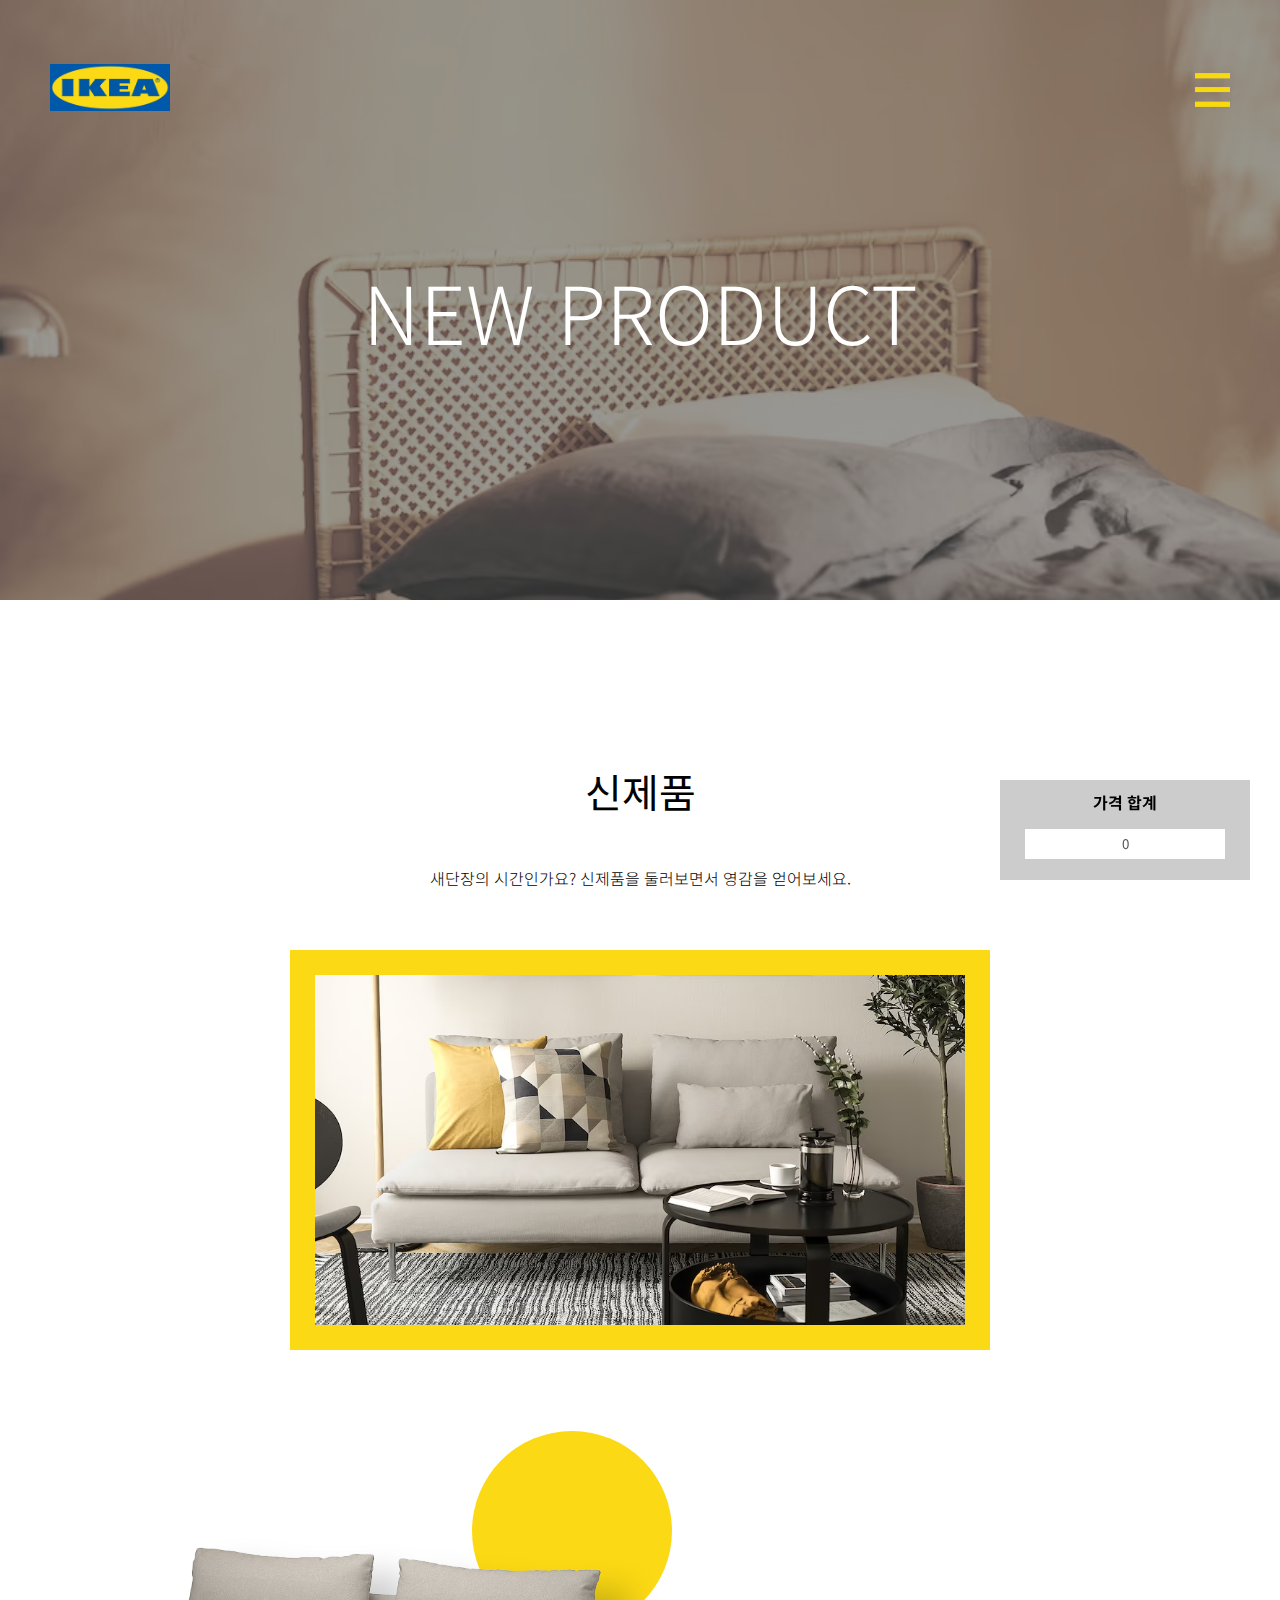
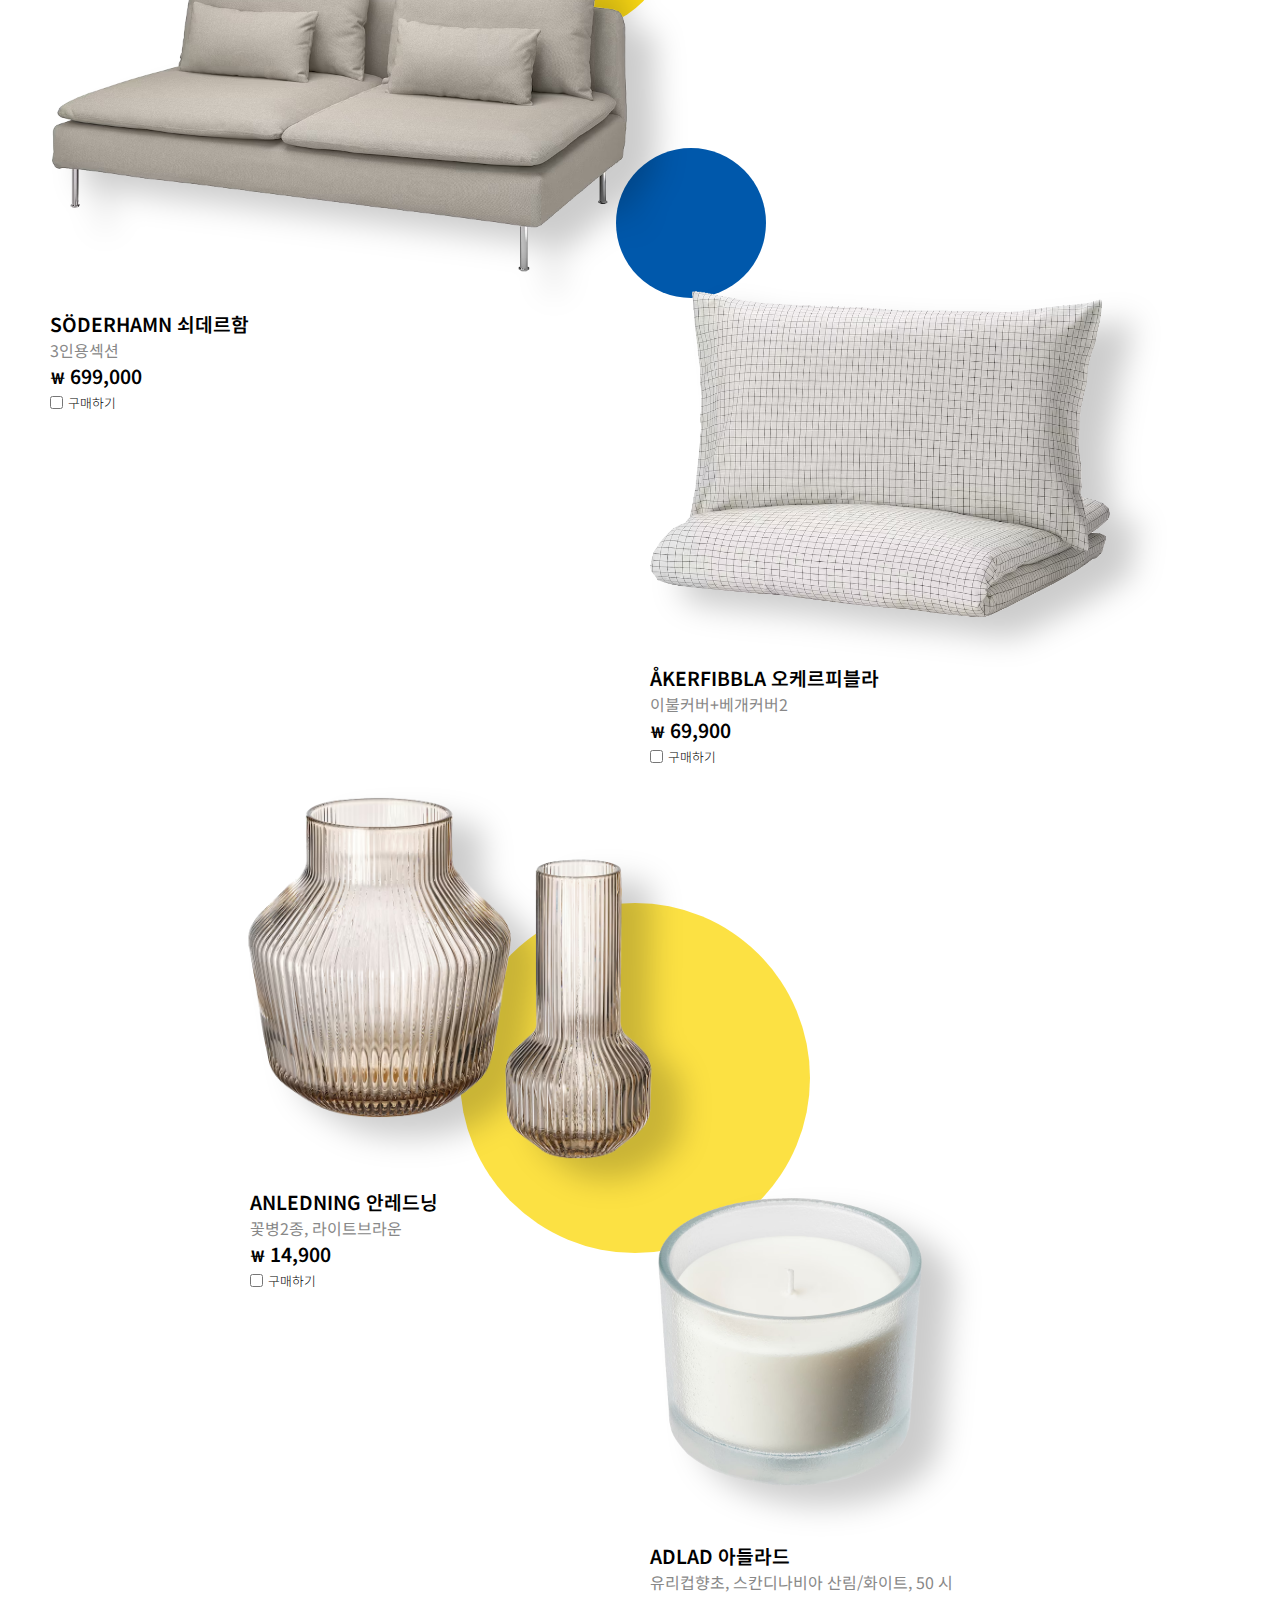
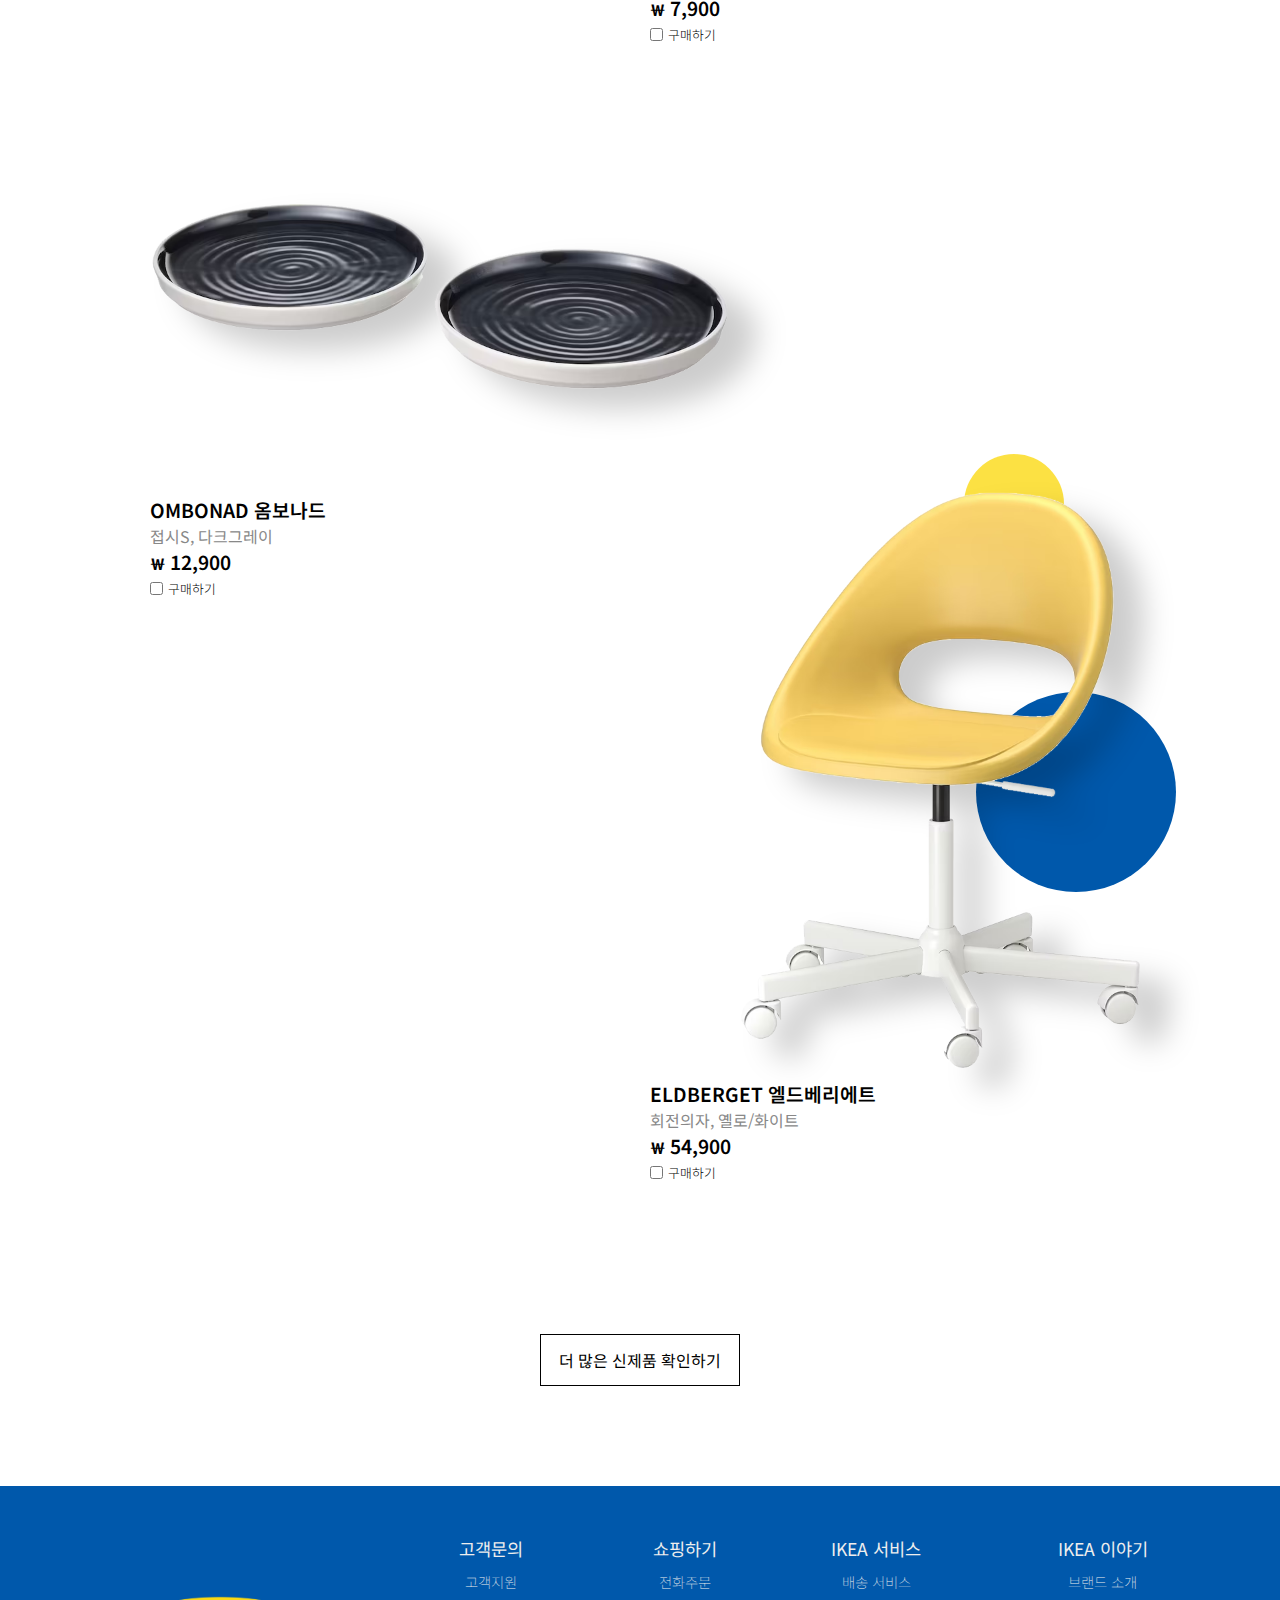
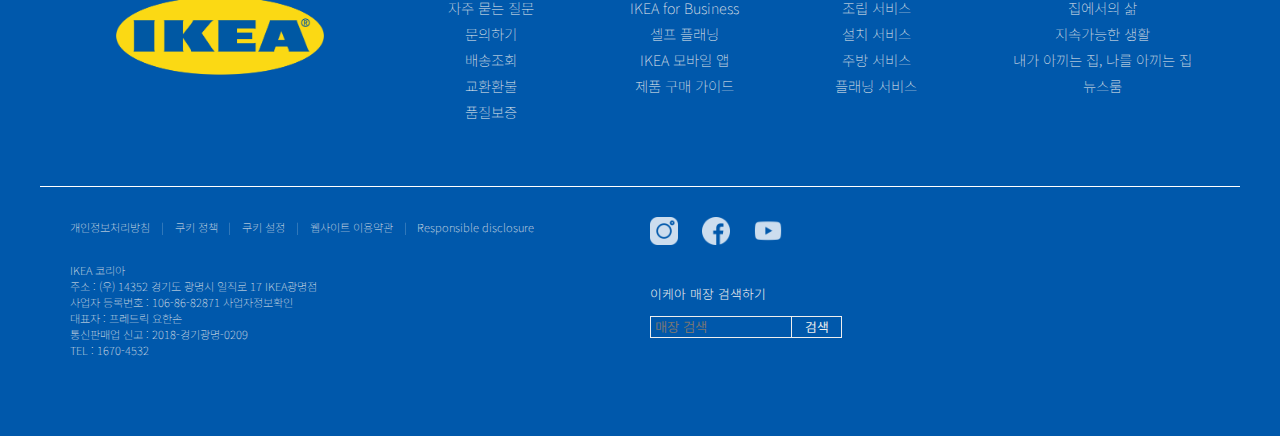
<file: sub.html>
<!DOCTYPE html>
<html lang="ko">
<head>
    <meta charset="UTF-8">
    <meta http-equiv="X-UA-Compatible" content="IE=edge">
    <meta name="viewport" content="width=device-width, initial-scale=1.0">
    <link rel="icon" href="img/logo_tap.png">
    <link rel="stylesheet" href="css/reset.css">
    <link rel="stylesheet" href="css/sub.css">
    <link rel="preconnect" href="https://fonts.googleapis.com">
    <link rel="preconnect" href="https://fonts.gstatic.com" crossorigin>
    <link href="https://fonts.googleapis.com/css2?family=Noto+Sans+KR:wght@100;300;400;500;700;900&display=swap"
        rel="stylesheet">

    <title>IKEA_sub</title>

    <script src="https://code.jquery.com/jquery-3.6.0.min.js"></script>
    <script src="js/sr_hm.js"></script> <!-- 햄버거 메뉴 -->
    <script src="js/sr_three.js"></script> <!-- 계산 -->

</head>

<body>

    <div id="wrap">
        <header>
            <div id="menu">
                <div class="logo" onclick="location.href='index.html'"><img src="img/logo.png" alt="로고이미지"></div>
    
                <img src="img/menu_icon.png" id="hambuger" onclick="openLeftMenu()" alt="햄버거로고">
            </div>
    
            <div id="left_menu" class="overlay">
                <a href="javascript:void(0)" class="closebtn" onclick="closeLeftMenu()">&times;</a>
                <div class="overlay-content">
                    <a href="sub.html">모든 제품</a>
                    <a href="sub.html">온라인 쇼룸</a>
                    <a href="sub.html">할인 중</a>
                    <a href="sub.html">신제품</a>
                    <a href="sub.html">아이디어</a>
                    <a href="sub.html">새로운 소식</a>
                    <a href="sub.html">매장안내</a>
                </div>
            </div>
        </header>

        <div id="value_box">
            <h4>가격 합계</h4>
            <input name="total" id="total" value="0" disabled>
        </div>


    
        <div id="sub_top">
        </div>
        <h2>NEW PRODUCT</h2>

        <div id="sub_content">
            <h1>신제품</h1>
            <p>새단장의 시간인가요? 신제품을 둘러보면서 영감을 얻어보세요.</p>
            <div id="slide_box">
                <img src="img/sub_product_j1.jpg" alt="1" id="slide">
            </div>
            
            <script src="js/sr_four.js"></script> <!-- 랜덤 슬라이드 -->

            <div class="circle"></div>
            <div class="circle2"></div>
            <div class="circle3"></div>
            <div class="circle4"></div>
            <div class="circle5"></div>

            <!-- <script>
                $(function(){
                    $(window).scroll(function(){
                        $(".sub_content_box").each(function(i){
                            var bottom_obj = $(this).offset().top + $(this).outerHeight() / 15;
                            var bottom_win = $(window).scrollTop() + $(window).height();
                            if( bottom_win > bottom_obj) {
                                $(this).animate({"opacity" : "1"}, 800);
                            }
                        });
                    });
                });
            </script> -->

            <div id="sub_content_wrap">
                <div class="sub_content_box">
                    <div class="sub_content_img">
                        <img class="f_img" src="img/sub_product_p1.png" alt="1">
                        <img class="l_img" src="img/sub_product_j1.jpg" alt="1">
                    </div>
                    <div class="sub_content_text">
                        <span>SÖDERHAMN 쇠데르함</span>
                        <span>3인용섹션</span>
                        <span>￦699,000</span>
                        <input type="checkbox" class="check" name="opt1" id="opt1" value="699000" onclick="pdt();"><span>구매하기</span>
                    </div>
                </div>

                <div class="sub_content_box">
                    <div class="sub_content_img">
                        <img class="f_img" src="img/sub_product_p2.png" style="width: 80%;" alt="2">
                        <img class="l_img" src="img/sub_product_j2.jpg" alt="2">
                    </div>
                    <div class="sub_content_text">
                        <span>ÅKERFIBBLA 오케르피블라</span>
                        <span>이불커버+베개커버2</span>
                        <span>￦69,900</span>
                        <input type="checkbox" class="check" name="opt2" id="opt2" value="69900" onclick="pdt();"><span>구매하기</span>
                    </div>
                </div>

                <div class="sub_content_box">
                    <div class="sub_content_img">
                        <img class="f_img" src="img/sub_product_p3.png" style="width: 70%;" alt="3">
                        <img class="l_img" src="img/sub_product_j3.jpg" alt="3">
                    </div>
                    <div class="sub_content_text">
                        <span>ANLEDNING 안레드닝</span>
                        <span>꽃병2종, 라이트브라운</span>
                        <span>￦14,900</span>
                        <input type="checkbox" class="check" name="opt3" id="opt3" value="14900" onclick="pdt();"><span>구매하기</span>
                    </div>
                </div>

                <div class="sub_content_box">
                    <div class="sub_content_img">
                        <img class="f_img" src="img/sub_product_p4.png" style="width: 50%;" alt="4">
                        <img class="l_img" src="img/sub_product_j4.jpg" alt="4">
                    </div>
                    <div class="sub_content_text">
                        <span>ADLAD 아들라드</span>
                        <span>유리컵향초, 스칸디나비아 산림/화이트, 50 시</span>
                        <span>￦7,900</span>
                        <input type="checkbox" class="check" name="opt4" id="opt4" value="7900" onclick="pdt();"><span>구매하기</span>
                    </div>
                </div>

                <div class="sub_content_box">
                    <div class="sub_content_img">
                        <img class="f_img" src="img/sub_product_p5.png" alt="5">
                        <img class="l_img" src="img/sub_product_j5.jpg" alt="5">
                    </div>
                    <div class="sub_content_text">
                        <span>OMBONAD 옴보나드</span>
                        <span>접시S, 다크그레이</span>
                        <span>￦12,900</span>
                        <input type="checkbox" class="check" name="opt5" id="opt5" value="12900" onclick="pdt();"><span>구매하기</span>
                    </div>
                </div>

                <div class="sub_content_box">
                    <div class="sub_content_img">
                        <img class="f_img" src="img/sub_product_p6.png" alt="6">
                        <img class="l_img" src="img/sub_product_j6.jpg" alt="6">
                    </div>
                    <div class="sub_content_text">
                        <span>ELDBERGET 엘드베리에트</span>
                        <span>회전의자, 옐로/화이트</span>
                        <span>￦54,900</span>
                        <input type="checkbox" class="check" name="opt6" id="opt6" value="54900" onclick="pdt();"><span>구매하기</span>
                    </div>
                </div>
            </div>

            <div class="more_button">
                더 많은 신제품 확인하기
            </div>
    
        </div>
    
        <!-- 여기부터 푸터 -->
        <footer>
            <div class="footer_menu">
                <div class="footer_logo"><img src="img/logo.png" alt="1"></div>
                <div class="footer_menu_box">
                    <ul>
                        <li><a href="#">고객문의</a></li>
                        <li><a href="#">고객지원</a></li>
                        <li><a href="#">자주 묻는 질문</a></li>
                        <li><a href="#">문의하기</a></li>
                        <li><a href="#">배송조회</a></li>
                        <li><a href="#">교환환불</a></li>
                        <li><a href="#">품질보증</a></li>
                    </ul>
                    <ul>
                        <li><a href="#">쇼핑하기</a></li>
                        <li><a href="#">전화주문</a></li>
                        <li><a href="#">IKEA for Business</a></li>
                        <li><a href="#">셀프 플래닝</a></li>
                        <li><a href="#">IKEA 모바일 앱</a></li>
                        <li><a href="#">제품 구매 가이드</a></li>
                    </ul>
                    <ul>
                        <li><a href="#">IKEA 서비스</a></li>
                        <li><a href="#">배송 서비스</a></li>
                        <li><a href="#">조립 서비스</a></li>
                        <li><a href="#">설치 서비스</a></li>
                        <li><a href="#">주방 서비스</a></li>
                        <li><a href="#">플래닝 서비스</a></li>
                    </ul>
                    <ul>
                        <li><a href="#">IKEA 이야기</a></li>
                        <li><a href="#">브랜드 소개</a></li>
                        <li><a href="#">집에서의 삶</a></li>
                        <li><a href="#">지속가능한 생활</a></li>
                        <li><a href="#">내가 아끼는 집, 나를 아끼는 집</a></li>
                        <li><a href="#">뉴스룸</a></li>
                    </ul>
                </div>
            </div>
    
            <div class="footer_content">
                <div class="footer_content_left">
                    <ul>
                        <li><a href="#">개인정보처리방침</a></li>
                        <li>|</li>
                        <li><a href="#">쿠키 정책</a></li>
                        <li>|</li>
                        <li><a href="#">쿠키 설정</a></li>
                        <li>|</li>
                        <li><a href="#">웹사이트 이용약관</a></li>
                        <li>|</li>
                        <li><a href="#">Responsible disclosure</a></li>
                    </ul>
                    <p>
                        IKEA 코리아 <br>
                        주소 : (우) 14352 경기도 광명시 일직로 17 IKEA광명점<br>
                        사업자 등록번호 : 106-86-82871 사업자정보확인<br>
                        대표자 : 프레드릭 요한손<br>
                        통신판매업 신고 : 2018-경기광명-0209<br>
                        TEL : 1670-4532
                    </p>
                </div>
                <div class="footer_content_right">
                    <!--사이즈 1200이하가 되는 경우 위로 left위로 올라가도록 flex 설정-->
                    <div class="footer_content_right_top">
                        <a href="https://www.instagram.com/accounts/login/?next=/ikeakr/" target="_blank"><img
                                src="img/instagram.png" alt="인스타그램"></a>
                        <a href="https://www.facebook.com/IKEA.kr/" target="_blank"><img src="img/facebook.png"
                                alt="페이스북"></a>
                        <a href="https://www.youtube.com/channel/UCvt32qJUh606U-W_hr-EF7A" target="_blank"><img
                                src="img/youtube.png" alt="유튜브"></a>
                    </div>
                    <div class="footer_content_right_bottom">
                        <span>이케아 매장 검색하기</span>
                        <form>
                            <input type="search" name="store" placeholder=" 매장 검색">
                            <button type="submit">검색</button>
                        </form>
                    </div>
                </div>
    
    
    
            </div>
        </footer>
    </div>

    
    
</body>
</html>
</file>
<file: css/sub.css>
@charset "utf-8";
@media screen and (max-width:699.9px) {
    #wrap {
        width: 100%;
    }
    
    /*---- 여기부터 메뉴 ----*/
    header #menu {
        position: fixed;
        z-index: 100;
        width: 100%;
        height: 180px;
        display: flex;
        align-items: center;
        justify-content: space-between;
        background-color: transparent;
    }
    
    .logo {
        width: 120px;
        margin: 0 0 0 50px;
        color: white;
        text-align: center;
        cursor: pointer;
    }
    
    .logo img {
        width: 100%;
    }
    
    #top_menu {
        display: none;
    }
    
    #hambuger {
        width: 35px;
        margin: 0 50px 0 0px;
        cursor: pointer;
    }
    
    .overlay {
        height: 100%;
        width: 0;
        /*해당 값을 0으로 줘야 자바스크립트를 통해 숨기고 나타냄을 표현 할 수 있음*/
        position: fixed;
        z-index: 101;
        top: 0;
        right: 0;
        background-color: rgba(0, 88, 171);
        background-color: rgba(0, 88, 171, 0.9);
        overflow-x: hidden;
        /*해당 값을  hidden으로 줘야 width값에 따라 텍스트가 숨겨지고 보여짐이 가능함. */
        transition: 0.5s;
    }
    
    .overlay-content {
        position: relative;
        top: 25%;
        width: 100%;
        text-align: center;
        display: block;
        margin-top: 30px;
    }
    
    .overlay a {
        padding: 10px;
        line-height: 160%;
        font-size: 30px;
        color: rgba(251, 217, 20);
        transition: 0.3s;
        font-weight: bold;
        display: block;
        white-space: nowrap;
        /*hidden시 글자가 줄넘김 되지 않도록 해줌*/
    }
    
    .overlay a:hover,
    .overlay a:focus {
        color: #fff;
    }
    
    .overlay .closebtn {
        position: absolute;
        top: 20px;
        right: 45px;
        font-size: 60px;
    }
    
        /*-----가격 합계 박스-----*/
        #value_box {
            width: 250px;
            height: 100px;
            position: fixed;
            bottom: 20px;
            right: 30px;
            z-index: 100;
            background-color:rgba(0, 88, 171, 0.9);
            color: white;
        }
        
        #value_box > h4 {
            text-align: center;
            padding-top: 10px;
        }
        
        #value_box > input {
            text-align: center;
            width: 200px;
            line-height: 30px;
            margin: 15px 25px 0;
            border: none;
            background-color: #fff;
        }
    
    
    
    /*-----서브 탑-----*/
    #sub_top {
        width: 100%;
        height: 50vh;
        min-height: 500px;
        margin: 0 auto;
        z-index: 1;
        background-position: center;
        background-attachment: fixed;
        background-size: cover;
        background-image: url("../img/sub_1.jpg");
        filter: brightness(0.5) opacity(0.8) grayscale(0.4);
    }
    
    #sub_top + h2 {
        position: relative;
        transform: translate(-50%, -340%);
        top: 50%;
        left: 50%;
        font-size: 3.5em;
        font-weight: 300;
        color: rgba(255, 255, 255);
        display: inline-block;
    }
    
    
    
    /*-----서브 콘텐츠-----*/
    #sub_content{
        width: 100%;
        height: auto;
        margin: 0 auto;
        position: relative;
        padding-bottom: 100px;
        overflow: hidden;
    }
    
    #sub_content > h1{
        text-align: center;
        font-weight: 400;
        font-size: 2.5em;
        line-height: 150px;
    }
    #sub_content > p{
        text-align: center;
        font-weight: 300;
        font-size: 1em;
        margin-bottom: 50px;
    }

    #slide_box {
        padding-top: 60px;
        margin: 0 auto;
        width: 400px;
        display: none;
        overflow: hidden;
    }
    
    #slide {
        margin: 0 auto;
    }

    #slide_box img {
        width: 100%;
    }
    
    /* .circle {
        position: absolute;
        left: 30%;
        top:14%;
        width: 200px;
        height: 200px;
        border-radius: 200px;
        background-color: rgba(251, 217, 20);
    }
    
    .circle2 {
        position: absolute;
        left: 86%;
        top: 80%;
        width: 200px;
        height: 200px;
        border-radius: 200px;
        background-color: rgba(0, 88, 171);
    }
    
    .circle3 {
        position: absolute;
        left:35%;
        top: 40%;
        width: 350px;
        height: 350px;
        border-radius: 200px;
        background-color: rgba(251, 217, 20, 0.8);
    }
    
    .circle4 {
        position: absolute;
        left: 84%;
        top: 75%;
        width: 100px;
        height: 100px;
        border-radius: 200px;
        background-color: rgba(251, 217, 20, 0.8);
    }
    .circle5 {
        position: absolute;
        left: 52%;
        top: 23%;
        width: 200px;
        height: 200px;
        border-radius: 200px;
        background-color: rgba(0, 88, 171);
    } */
    
    #sub_content_wrap {
        width: 100%;
        height: auto;
        display: flex;
        flex-flow: column wrap;
        justify-content: center;
    }
    
    .sub_content_box {
        width: 80%;
        margin-left: 0px;
        align-self: center;
        padding: 0 0 50px;
    }
    .sub_content_box:nth-child(2) {
        width: 80%;
        margin-top: 0px;
        margin-right: 0px;
        align-self: center;
    }
    .sub_content_box:nth-child(3) {
        width: 80%;
        margin-top: 0px;
        margin-left: 0px;
        align-self: center;
    }
    .sub_content_box:nth-child(4) {
        width: 80%;
        margin-top: 0px;
        margin-right: 0px;
        align-self: center;
    }
    .sub_content_box:nth-child(5) {
        width: 80%;
        margin-top: 0px;
        margin-left: 0px;
        align-self: center;
    }
    .sub_content_box:nth-child(6) {
        width: 80%;
        margin-top: 0px;
        align-self: center;
    }
    
    .sub_content_img img{
        width: 100%;
        height: auto;
        border-bottom: 50px solid rgba(251, 217, 20);
        position: relative;
        z-index: 1; /*이미지를 글씨보다 밑으로 내림*/
        filter: none;
    }
    /* .sub_content_img {
        width: 100%;
        height: 450px;
        background-color: aqua;
    
    }*/
    
    .sub_content_img > .f_img{
        display: none;
    } /*1200px 보여지는 이미지*/
    .sub_content_img > .l_img{
        display: block;
    } /*700 이하부터 보여지는 이미지*/
    
    
    .sub_content_box {
        margin-top: 0px;
        margin-left: 0px;
    }
    .sub_content_box:nth-child(1) > .sub_content_text, .sub_content_box:nth-child(5) > .sub_content_text {
        margin-top: -32px;
        margin-left: 0px;
    }
    
    .sub_content_box:nth-child(2) > .sub_content_text {
        margin-top: -32px;
        margin-left: 0px;
    }
    
    .sub_content_box:nth-child(3) > .sub_content_text, .sub_content_box:nth-child(6) > .sub_content_text {
        margin-top: -32px;
        margin-left: 0px;
    }
    
    .sub_content_box:nth-child(4) > .sub_content_text {
        margin-top: -32px;
        margin-left: 0px;
    }
    
    
    
    .sub_content_text span {
        width: 100%;
        display:block;
        position: relative; /*글씨 맨 위로 올림*/
        z-index: 2;
    }

        
    .sub_content_text:nth-child(4) span {
        width: 100%;
        display:block;
        position: relative; /*글씨 맨 위로 올림*/
        
    }
    .sub_content_text span:nth-of-type(1) {
        font-size: 1.2em;
        font-weight: 600;
        margin: 0;
    }
    .sub_content_text span:nth-of-type(2) {
        font-size: 1em;
        font-weight: 400;
        margin: 5px 0 0;
        color: #888;
    }
    .sub_content_text span:nth-of-type(3) {
        font-size: 1.2em;
        font-weight: 600;
        margin: 0;
    }
    .sub_content_text span:nth-of-type(3)::first-letter {
        font-size: 0.8em;
        font-weight: 900;
        margin: 0 5px 0 0;
    }
    .sub_content_text span:nth-of-type(4) {
        font-size: 0.8em;
        font-weight: 300;
        margin: -10px 0 0 5px;
        display: inline;
        top: -1.1px;
    }
    
    .check {
        display: inline-block;
        position: relative; /*맨 위로 올림*/
    }
    
    
    
    .more_button {
        width: 200px;
        line-height: 50px;
        border: 1px solid black;
        margin: 100px auto 0;
        text-align: center;
        cursor: pointer;
        background-color: transparent;
    }
    
    .more_button:hover {
        background-color: rgba(251, 217, 20, 0.8);
    }
    
    
    
    
    
       /*-----푸터 부분-----*/
    footer {
        width: 100%;
        background-color: rgba(0, 88, 171);
    }

    footer .footer_menu {
        width: 100%;
        margin: 0 auto;
        display: flex;
        flex-flow: row wrap;
    }

    footer .footer_logo {
        width: 100%;
        height: 50px;
        margin: 30px 0;
        position: relative;
        background-color: rgba(0, 88, 171);
    }

    footer .footer_logo>img {
        width: 20%;
        position: absolute;
        transform: translate(-50%, -50%);
        top: 100%;
        left: 20%;
    }

    footer .footer_menu_box {
        width: 100%;
        height: auto;
        margin: 0 5% 50px;
        background-color: rgba(0, 88, 171);
        display: flex;
        justify-content: space-around;
    }


    footer .footer_menu_box>ul li {
        font-size: 0.7em;
        text-align: center;
        margin: 10px 5px;
        font-weight: 100;
    }

    footer .footer_menu_box>ul li a {
        color: #eee;
    }

    footer .footer_menu_box>ul li:nth-of-type(1) {
        margin: 50px 0 10px;
        font-weight: 400;
        font-size: 0.9em;
    }

    footer .footer_content {
        width: 100%;
        margin: 0 auto;
        padding-bottom: 10%;
        height: auto;
        border-top: 1px solid white;
        display: flex;
        flex-flow: row wrap-reverse;
        color: #eee;
        font-weight: 100;
    }

    .footer_content_left {
        width: 100%;
        display: flex;
        flex-flow: row wrap;
    }

    .footer_content_left>ul {
        width: 100%;
        height: auto;
        line-height: 15px;
        margin: 30px 10% 0;
        display: flex;
        flex-flow: row wrap;
    }

    .footer_content_left>ul li {
        width: auto;
        font-size: 0.6em;
        margin-right: 4%;
    }

    .footer_content_left>ul li:nth-of-type(2n) {
        opacity: 0.5;
    }

    .footer_content_left>ul li a {
        color: #eee;
    }

    .footer_content_left>p {
        width: 100%;
        height: auto;
        display: flex;
        margin: 5% 10% 0;
        font-size: 0.6em;
    }

    .footer_content_right {
        width: 100%;
        height: 50%;
        display: flex;
        flex-flow: row wrap;
        justify-content: flex-start;
    }

    /*sns*/
    .footer_content_right_top {
        width: 100%;
        margin: 0px 10% 0;
    }

    .footer_content_right_top img {
        width: 28px;
        margin: 30px 10px 0;
        filter: invert(1);
        opacity: 0.8;
    }

    .footer_content_right a {
        height: 0;
    }

    /*search*/
    .footer_content_right_bottom {
        width: 100%;
        margin: 30px 10px 0;
    }

    .footer_content_right_bottom span {
        display: inline-block;
        font-size: 0.8em;
        font-weight: 300;
        margin-left: 10%;
        margin-bottom: 10px;
    }

    .footer_content_right_bottom input {
        margin: 0px 0 0 10%;
        border: 1px solid #eee;
        color: #eee;
        background-color: transparent;
        line-height: 20px;
    }

    .footer_content_right_bottom button {
        width: 50px;
        border: 1px solid #eee;
        border-left: 1px solid #eee;
        background-color: transparent;
        color: #eee;
        margin-left: -4px;
        cursor: pointer;
        font-size: 0.8em;
        line-height: 20px;
    }
    }
@media screen and (min-width:700px) {
    #wrap {
        width: 100%;
    }
    
    /*---- 여기부터 메뉴 ----*/
    header #menu {
        position: fixed;
        z-index: 100;
        width: 100%;
        height: 180px;
        display: flex;
        align-items: center;
        justify-content: space-between;
        background-color: transparent;
    }
    
    .logo {
        width: 120px;
        margin: 0 0 0 50px;
        color: white;
        text-align: center;
        cursor: pointer;
    }
    
    .logo img {
        width: 100%;
    }
    
    #top_menu {
        display: none;
    }
    
    #hambuger {
        width: 35px;
        margin: 0 50px 0 0px;
        cursor: pointer;
    }
    
    .overlay {
        height: 100%;
        width: 0;
        /*해당 값을 0으로 줘야 자바스크립트를 통해 숨기고 나타냄을 표현 할 수 있음*/
        position: fixed;
        z-index: 101;
        top: 0;
        right: 0;
        background-color: rgba(0, 88, 171);
        background-color: rgba(0, 88, 171, 0.9);
        overflow-x: hidden;
        /*해당 값을  hidden으로 줘야 width값에 따라 텍스트가 숨겨지고 보여짐이 가능함. */
        transition: 0.5s;
    }
    
    .overlay-content {
        position: relative;
        top: 25%;
        width: 100%;
        text-align: center;
        display: block;
        margin-top: 30px;
    }
    
    .overlay a {
        padding: 10px;
        line-height: 160%;
        font-size: 30px;
        color: rgba(251, 217, 20);
        transition: 0.3s;
        font-weight: bold;
        display: block;
        white-space: nowrap;
        /*hidden시 글자가 줄넘김 되지 않도록 해줌*/
    }
    
    .overlay a:hover,
    .overlay a:focus {
        color: #fff;
    }
    
    .overlay .closebtn {
        position: absolute;
        top: 20px;
        right: 45px;
        font-size: 60px;
    }

    /*-----가격 합계 박스-----*/
#value_box {
    width: 250px;
    height: 100px;
    position: fixed;
    bottom: 20px;
    right: 30px;
    z-index: 100;
    background-color:rgba(0,0,0,0.2);
}

#value_box > h4 {
    text-align: center;
    padding-top: 10px;
}

#value_box > input {
    text-align: center;
    width: 200px;
    line-height: 30px;
    margin: 15px 25px 0;
    border: none;
    background-color: #fff;
}

    
    
    /*-----서브 탑-----*/
    #sub_top {
        width: 100%;
        height: 50vh;
        min-height: 500px;
        margin: 0 auto;
        z-index: 1;
        background-position: center;
        background-attachment: fixed;
        background-size: cover;
        background-image: url("../img/sub_1.jpg");
        filter: brightness(0.5) opacity(0.8) grayscale(0.4);
    }
    
    #sub_top + h2 {
        position: relative;
        transform: translate(-50%, -300%);
        top: 50%;
        left: 50%;
        font-size: 4em;
        font-weight: 300;
        color: rgba(255, 255, 255);
        display: inline-block;
    }
    
    
    /*-----서브 콘텐츠-----*/
    #sub_content{
        width: 100%;
        height: auto;
        margin: 0 auto;
        position: relative;
        padding-bottom: 100px;
        overflow: hidden;
    }
    
    #sub_content > h1{
        text-align: center;
        font-weight: 400;
        font-size: 2.5em;
        line-height: 150px;
    }
    #sub_content > p{
        text-align: center;
        font-weight: 300;
        font-size: 1em;
        margin-bottom: 0px;
    }
    
    #slide_box {
        padding-top: 60px;
        margin: 0 auto;
        width: 400px;
        height: auto;
        display: block;
        overflow: hidden;
    }
    
    #slide {
        margin: 0 auto;
        width: 400px;
        height: auto;
        border-radius: 100%;
        border: none;
        cursor: pointer;
    }

    #slide_box img {
        width: 100%;
    }
    
    
    .circle {
        position: absolute;
        left: 28%;
        top:20%;
        width: 200px;
        height: 200px;
        border-radius: 200px;
        background-color: rgba(251, 217, 20);
    }
    
    .circle2 {
        position: absolute;
        left: 86%;
        top: 80%;
        width: 200px;
        height: 200px;
        border-radius: 200px;
        background-color: rgba(0, 88, 171);
    }
    
    .circle3 {
        position: absolute;
        left:35%;
        top: 47%;
        width: 350px;
        height: 350px;
        border-radius: 200px;
        background-color: rgba(251, 217, 20, 0.8);
    }
    
    .circle4 {
        position: absolute;
        left: 84%;
        top: 75%;
        width: 100px;
        height: 100px;
        border-radius: 200px;
        background-color: rgba(251, 217, 20, 0.8);
    }
    .circle5 {
        position: absolute;
        left: 48%;
        top: 27%;
        width: 150px;
        height: 150px;
        border-radius: 200px;
        background-color: rgba(0, 88, 171);
    }
    
    #sub_content_wrap {
        width: 100%;
        height: auto;
        display: flex;
        flex-flow: column wrap;
    }
    
    .sub_content_box {
        width: 500px;
        margin-left: 20px;
        align-self: flex-start;
        padding: 0;
        /* opacity: 0; */
    }
    .sub_content_box:nth-child(2) {
        width: 500px;
        margin-top: -150px;
        margin-right: -20px;
        align-self: flex-end;
    }
    .sub_content_box:nth-child(3) {
        width: 500px;
        margin-top: 0px;
        margin-left: 200px;
        align-self: flex-start;
    }
    .sub_content_box:nth-child(4) {
        width: 500px;
        margin-top: 0px;
        margin-right: 70px;
        align-self: flex-end;
    }
    .sub_content_box:nth-child(5) {
        width: 500px;
        margin-top: -50px;
        margin-left: 100px;
        align-self: flex-start;
    }
    .sub_content_box:nth-child(6) {
        width: 500px;
        margin-top: -120px;
        align-self: flex-end;
    }
    .sub_content_img img{
        width: 95%;
        height: auto;
        border: none;
        position: relative;
        z-index: 1; /*이미지를 글씨보다 밑으로 내림*/
        filter: drop-shadow(30px 20px 15px rgba(0,0,0,0.2));
    }
    /* .sub_content_img {
        width: 100%;
        height: 450px;
        background-color: aqua;
    
    }*/
    
    .sub_content_img > .f_img{
        display: block;
    } /*1200px 보여지는 이미지*/
    .sub_content_img > .l_img{
        display: none;
    } /*700 이하부터 보여지는 이미지*/
    
    
    .sub_content_box:nth-child(1) > .sub_content_text, .sub_content_box:nth-child(5) > .sub_content_text {
        margin-top: -100px;
        margin-left: 10px;
    }/*1번 5번 제품명, 제품가격*/
    
    .sub_content_box:nth-child(2) > .sub_content_text {
        margin-top: -30px;
        margin-left: 10px;
    }/*2번 제품명, 제품가격*/
    
    .sub_content_box:nth-child(3) > .sub_content_text, .sub_content_box:nth-child(6) > .sub_content_text {
        margin-top: 0px;
        margin-left: 10px;
    }/*3번 6번 제품명, 제품가격*/
    
    .sub_content_box:nth-child(4) > .sub_content_text {
        margin-top: 50px;
        margin-left: 10px;
    }/*4번 제품명, 제품가격*/
    
    
    
    .sub_content_text span {
        width: 100%;
        display:block;
        z-index: 2;
        position: relative; /*글씨 맨 위로 올림*/
        
    }
    .sub_content_text span:nth-of-type(1) {
        font-size: 1.2em;
        font-weight: 600;
        margin: 0;
    }
    .sub_content_text span:nth-of-type(2) {
        font-size: 1em;
        font-weight: 400;
        margin: 0;
        color: #888;
    }
    .sub_content_text span:nth-of-type(3) {
        font-size: 1.2em;
        font-weight: 600;
        margin: 0;
    }
    .sub_content_text span:nth-of-type(3)::first-letter {
        font-size: 0.8em;
        font-weight: 900;
        margin: 0 5px 0 0;
    }
    .sub_content_text span:nth-of-type(4) {
        font-size: 0.8em;
        font-weight: 300;
        margin: -10px 0 0 5px;
        display: inline;
        top: -1.1px;
    }
    
    .check {
        display: inline-block;
        position: relative; /*맨 위로 올림*/
        z-index: 2;
    }
    
    
    .more_button {
        width: 200px;
        line-height: 50px;
        border: 1px solid black;
        margin: 150px auto 0;
        text-align: center;
        cursor: pointer;
        background-color: transparent;
    }
    
    .more_button:hover {
        background-color: rgba(251, 217, 20, 0.8);
    }
    
    
    
    
    

    /*-----푸터 부분-----*/
    footer {
        width: 100%;
        background-color: rgba(0, 88, 171);
    }

    footer .footer_menu {
        width: 100%;
        margin: 0 auto;
        display: flex;
        flex-flow: row wrap;
    }

    footer .footer_logo {
        width: 100%;
        height: 50px;
        margin: 30px 0;
        position: relative;
        background-color: rgba(0, 88, 171);
    }

    footer .footer_logo>img {
        width: 20%;
        position: absolute;
        transform: translate(-50%, -50%);
        top: 100%;
        left: 20%;
    }

    footer .footer_menu_box {
        width: 100%;
        height: auto;
        margin: 0 6% 50px;
        background-color: rgba(0, 88, 171);
        display: flex;
        justify-content: space-around;
    }


    footer .footer_menu_box>ul li {
        font-size: 0.9em;
        text-align: center;
        margin: 5px;
        font-weight: 100;
    }

    footer .footer_menu_box>ul li a {
        color: #eee;
    }

    footer .footer_menu_box>ul li:nth-of-type(1) {
        margin: 50px 0 10px;
        font-weight: 400;
        font-size: 1.1em;
    }

    footer .footer_content {
        width: 100%;
        margin: 0 auto;
        height: 250px;
        border-top: 1px solid white;
        display: flex;
        flex-flow: row wrap;
        color: #eee;
        font-weight: 100;
    }

    .footer_content_left {
        width: 50%;
        display: flex;
        flex-flow: row wrap;
    }

    .footer_content_left>ul {
        width: 100%;
        height: auto;
        line-height: 10px;
        margin: 30px 10% 0;
        display: flex;
        flex-flow: row wrap;
    }

    .footer_content_left>ul li {
        width: auto;
        font-size: 0.7em;
        margin-right: 2%;
    }

    .footer_content_left>ul li:nth-of-type(2n) {
        opacity: 0.5;
    }

    .footer_content_left>ul li a {
        color: #eee;
    }

    .footer_content_left>p {
        width: 100%;
        height: auto;
        display: flex;
        margin: 5% 10% 0;
        font-size: 0.7em;
    }

    .footer_content_right {
        width: 50%;
        height: 50%;
        display: flex;
        flex-flow: row wrap;
        justify-content: flex-start;
    }

    /*sns*/
    .footer_content_right_top {
        width: 100%;
    }

    .footer_content_right_top img {
        width: 28px;
        margin: 30px 10px 0;
        filter: invert(1);
        opacity: 0.8;
    }

    .footer_content_right a {
        height: 0;
    }

    /*search*/
    .footer_content_right_bottom {
        width: 100%;
        margin: 30px 10px 0;
    }

    .footer_content_right_bottom span {
        display: inline-block;
        font-size: 0.8em;
        font-weight: 300;
        margin-bottom: 10px;
    }

    .footer_content_right_bottom input {
        border: 1px solid #eee;
        color: #eee;
        background-color: transparent;
        line-height: 20px;
    }

    .footer_content_right_bottom button {
        width: 50px;
        border: 1px solid #eee;
        border-left: none;
        background-color: transparent;
        color: #eee;
        margin-left: -4px;
        cursor: pointer;
        font-size: 0.8em;
        line-height: 20px;
    }
    }
@media screen and (min-width:1200px) {
#wrap {
    width: 100%;
}

/*---- 여기부터 메뉴 ----*/
header #menu {
    position: fixed;
    z-index: 100;
    width: 100%;
    height: 180px;
    display: flex;
    align-items: center;
    justify-content: space-between;
    background-color: transparent;
}


.logo {
    width: 120px;
    margin: 0 0 0 50px;
    color: white;
    text-align: center;
    cursor: pointer;
}

.logo img {
    width: 100%;
}

#top_menu {
    display: none;
}

#hambuger {
    width: 35px;
    margin: 0 50px 0 0px;
    cursor: pointer;
}

.overlay {
    height: 100%;
    width: 0;
    /*해당 값을 0으로 줘야 자바스크립트를 통해 숨기고 나타냄을 표현 할 수 있음*/
    position: fixed;
    z-index: 101;
    top: 0;
    right: 0;
    background-color: rgba(0, 88, 171);
    background-color: rgba(0, 88, 171, 0.9);
    overflow-x: hidden;
    /*해당 값을  hidden으로 줘야 width값에 따라 텍스트가 숨겨지고 보여짐이 가능함. */
    transition: 0.5s;
}

.overlay-content {
    position: relative;
    top: 25%;
    width: 100%;
    text-align: center;
    display: block;
    margin-top: 30px;
}

.overlay a {
    padding: 10px;
    line-height: 160%;
    font-size: 30px;
    color: rgba(251, 217, 20);
    transition: 0.3s;
    font-weight: bold;
    display: block;
    white-space: nowrap;
    /*hidden시 글자가 줄넘김 되지 않도록 해줌*/
}

.overlay a:hover,
.overlay a:focus {
    color: #fff;
}

.overlay .closebtn {
    position: absolute;
    top: 20px;
    right: 45px;
    font-size: 60px;
}

    /*-----가격 합계 박스-----*/
    #value_box {
        width: 250px;
        height: 100px;
        position: fixed;
        bottom: 20px;
        right: 30px;
        z-index: 100;
        background-color:rgba(0,0,0,0.2);
    }
    
    #value_box > h4 {
        text-align: center;
        padding-top: 10px;
    }
    
    #value_box > input {
        text-align: center;
        width: 200px;
        line-height: 30px;
        margin: 15px 25px 0;
        border: none;
        background-color: #fff;
    }



/*-----서브 탑-----*/
#sub_top {
    width: 100%;
    height: 50vh;
    min-height: 600px;
    margin: 0 auto;
    z-index: 1;
    background-position: center;
    background-attachment: fixed;
    background-size: cover;
    background-image: url("../img/sub_1.jpg");
    filter: brightness(0.5) opacity(0.8) grayscale(0.4);
}

#sub_top + h2 {
    position: relative;
    transform: translate(-50%, -300%);
    top: 50%;
    left: 50%;
    font-size: 5em;
    font-weight: 300;
    color: rgba(255, 255, 255);
    display: inline-block;
}



/*-----서브 콘텐츠-----*/
#sub_content{
    width: 1200px;
    height: auto;
    margin: 0 auto;
    position: relative;
    padding-bottom: 100px;
    overflow: visible;
}

#sub_content > h1{
    text-align: center;
    font-weight: 400;
    font-size: 2.5em;
    line-height: 150px;
}
#sub_content > p{
    text-align: center;
    font-weight: 300;
    font-size: 1em;
    margin-bottom: 0px;
}

#slide_box {
    padding-top: 0px;
    margin: 60px auto;
    width: 700px;
    height: 400px;
    border: 25px solid rgba(251, 217, 20);
    display: block;
    overflow: hidden;
}

#slide {
    margin: -200px auto;
    border-radius: 0;
    cursor: pointer;
}

#slide_box img {
    width: 100%;
}

.circle {
    position: absolute;
    left: 36%;
    top:18%;
    width: 200px;
    height: 200px;
    border-radius: 200px;
    background-color: rgba(251, 217, 20);
}

.circle2 {
    position: absolute;
    left: 78%;
    top: 80%;
    width: 200px;
    height: 200px;
    border-radius: 200px;
    background-color: rgba(0, 88, 171);
}

.circle3 {
    position: absolute;
    left:35%;
    top: 45%;
    width: 350px;
    height: 350px;
    border-radius: 200px;
    background-color: rgba(251, 217, 20, 0.8);
}

.circle4 {
    position: absolute;
    left: 77%;
    top: 74%;
    width: 100px;
    height: 100px;
    border-radius: 200px;
    background-color: rgba(251, 217, 20, 0.8);
}
.circle5 {
    position: absolute;
    left: 48%;
    top: 26%;
    width: 150px;
    height: 150px;
    border-radius: 200px;
    background-color: rgba(0, 88, 171);
}

#sub_content_wrap {
    width: 100%;
    height: auto;
    display: flex;
    flex-flow: column wrap;
}

.sub_content_box {
    width: 50%;
    margin-left: 0px;
    align-self: flex-start;
    padding: 0;
    /* opacity: 0; */
}
.sub_content_box:nth-child(2) {
    width: 50%;
    margin-top: -200px;
    margin-right: 0px;
    align-self: flex-end;
}
.sub_content_box:nth-child(3) {
    width: 50%;
    margin-top: 0px;
    margin-left: 200px;
    align-self: flex-start;
}
.sub_content_box:nth-child(4) {
    width: 50%;
    margin-top: -100px;
    margin-right: 0px;
    align-self: flex-end;
}
.sub_content_box:nth-child(5) {
    width: 50%;
    margin-top: -50px;
    margin-left: 100px;
    align-self: flex-start;
}
.sub_content_box:nth-child(6) {
    width: 50%;
    margin-top: -120px;
    align-self: flex-end;
}
.sub_content_img img{
    width: 100%;
    border: none;
    height: auto;
    position: relative;
    filter: drop-shadow(30px 20px 15px rgba(0,0,0,0.2));
}
/* .sub_content_img {
    width: 100%;
    height: 450px;
    background-color: aqua;

}*/

.sub_content_img > .f_img{
    display: block;
} /*1200px 보여지는 이미지*/
.sub_content_img > .l_img{
    display: none;
} /*700 이하부터 보여지는 이미지*/


.sub_content_box:nth-child(1) > .sub_content_text, .sub_content_box:nth-child(5) > .sub_content_text {
    margin-top: -100px;
    margin-left: 10px;
}/*1번 5번 제품명, 제품가격*/

.sub_content_box:nth-child(2) > .sub_content_text {
    margin-top: -30px;
    margin-left: 10px;
}/*2번 제품명, 제품가격*/

.sub_content_box:nth-child(3) > .sub_content_text, .sub_content_box:nth-child(6) > .sub_content_text {
    margin-top: 0px;
    margin-left: 10px;
}/*3번 6번 제품명, 제품가격*/

.sub_content_box:nth-child(4) > .sub_content_text {
    margin-top: 50px;
    margin-left: 10px;
}/*4번 제품명, 제품가격*/



.sub_content_text span {
    width: 100%;
    display:block;
    position: relative; /*글씨 맨 위로 올림*/
    
}
.sub_content_text span:nth-of-type(1) {
    font-size: 1.2em;
    font-weight: 600;
    margin: 0;
}
.sub_content_text span:nth-of-type(2) {
    font-size: 1em;
    font-weight: 400;
    margin: 0;
    color: #888;
}
.sub_content_text span:nth-of-type(3) {
    font-size: 1.2em;
    font-weight: 600;
    margin: 0;
}
.sub_content_text span:nth-of-type(3)::first-letter {
    font-size: 0.8em;
    font-weight: 900;
    margin: 0 5px 0 0;
}
.sub_content_text span:nth-of-type(4) {
    font-size: 0.8em;
    font-weight: 300;
    margin: -10px 0 0 5px;
    display: inline;
    top: -1.1px;
}

.check {
    display: inline-block;
    position: relative; /*맨 위로 올림*/
    z-index: 2;
}



.more_button {
    width: 200px;
    line-height: 50px;
    border: 1px solid black;
    margin: 150px auto 0;
    text-align: center;
    cursor: pointer;
    background-color: transparent;
}

.more_button:hover {
    background-color: rgba(251, 217, 20, 0.8);
}





/*-----푸터 부분-----*/
footer {
    width: 100%;
    background-color: rgba(0, 88, 171);
}

footer .footer_menu {
    width: 1200px;
    margin: 0 auto;
    display: flex;
}

footer .footer_logo {
    width: 30%;
    height: 300px;
    margin: 0 auto;
    position: relative;
    background-color: rgba(0, 88, 171);
}

footer .footer_logo>img {
    width: 60%;
    position: absolute;
    transform: translate(-50%, -50%);
    top: 50%;
    left: 50%;
}

footer .footer_menu_box {
    width: 70%;
    height: 300px;
    margin: 0;
    background-color: rgba(0, 88, 171);
    display: flex;
    justify-content: space-around;
}


footer .footer_menu_box>ul li {
    font-size: 0.9em;
    text-align: center;
    margin: 5px;
    font-weight: 100;
}

footer .footer_menu_box>ul li a {
    color: #eee;
}

footer .footer_menu_box>ul li:nth-of-type(1) {
    margin: 50px 0 10px;
    font-weight: 400;
    font-size: 1.1em;
}

footer .footer_content {
    width: 1200px;
    margin: 0 auto;
    height: 250px;
    border-top: 1px solid white;
    display: flex;
    flex-flow: row wrap;
    color: #eee;
    font-weight: 100;
}

.footer_content_left {
    width: 50%;
    display: flex;
    flex-flow: row wrap;
}

.footer_content_left>ul {
    width: 100%;
    height: 30%;
    line-height: 80px;
    margin: 0 5%;
    display: flex;
    flex-flow: row wrap;
}

.footer_content_left>ul li {
    width: auto;
    font-size: 0.7em;
    margin-right: 2%;
}

.footer_content_left>ul li:nth-of-type(2n) {
    opacity: 0.5;
}

.footer_content_left>ul li a {
    color: #eee;
}

.footer_content_left>p {
    width: 100%;
    height: 70%;
    display: flex;
    margin: 0 5%;
    font-size: 0.7em;
}

.footer_content_right {
    width: 50%;
    height: 50%;
    display: flex;
    flex-flow: row wrap;
    justify-content: flex-start;
}

/*sns*/
.footer_content_right_top {
    width: 100%;
}

.footer_content_right_top img {
    width: 28px;
    margin: 30px 10px 0;
    filter: invert(1);
    opacity: 0.8;
}

.footer_content_right a {
    height: 0;
}

/*search*/
.footer_content_right_bottom {
    width: 100%;
    margin: 30px 10px 0;
}

.footer_content_right_bottom span {
    display: inline-block;
    font-size: 0.8em;
    font-weight: 300;
    margin-bottom: 10px;
}

.footer_content_right_bottom input {
    border: 1px solid #eee;
    color: #eee;
    background-color: transparent;
    line-height: 20px;
}

.footer_content_right_bottom button {
    width: 50px;
    border: 1px solid #eee;
    border-left: none;
    background-color: transparent;
    color: #eee;
    margin-left: -4px;
    cursor: pointer;
    font-size: 0.8em;
    line-height: 20px;
}
}
</file>
